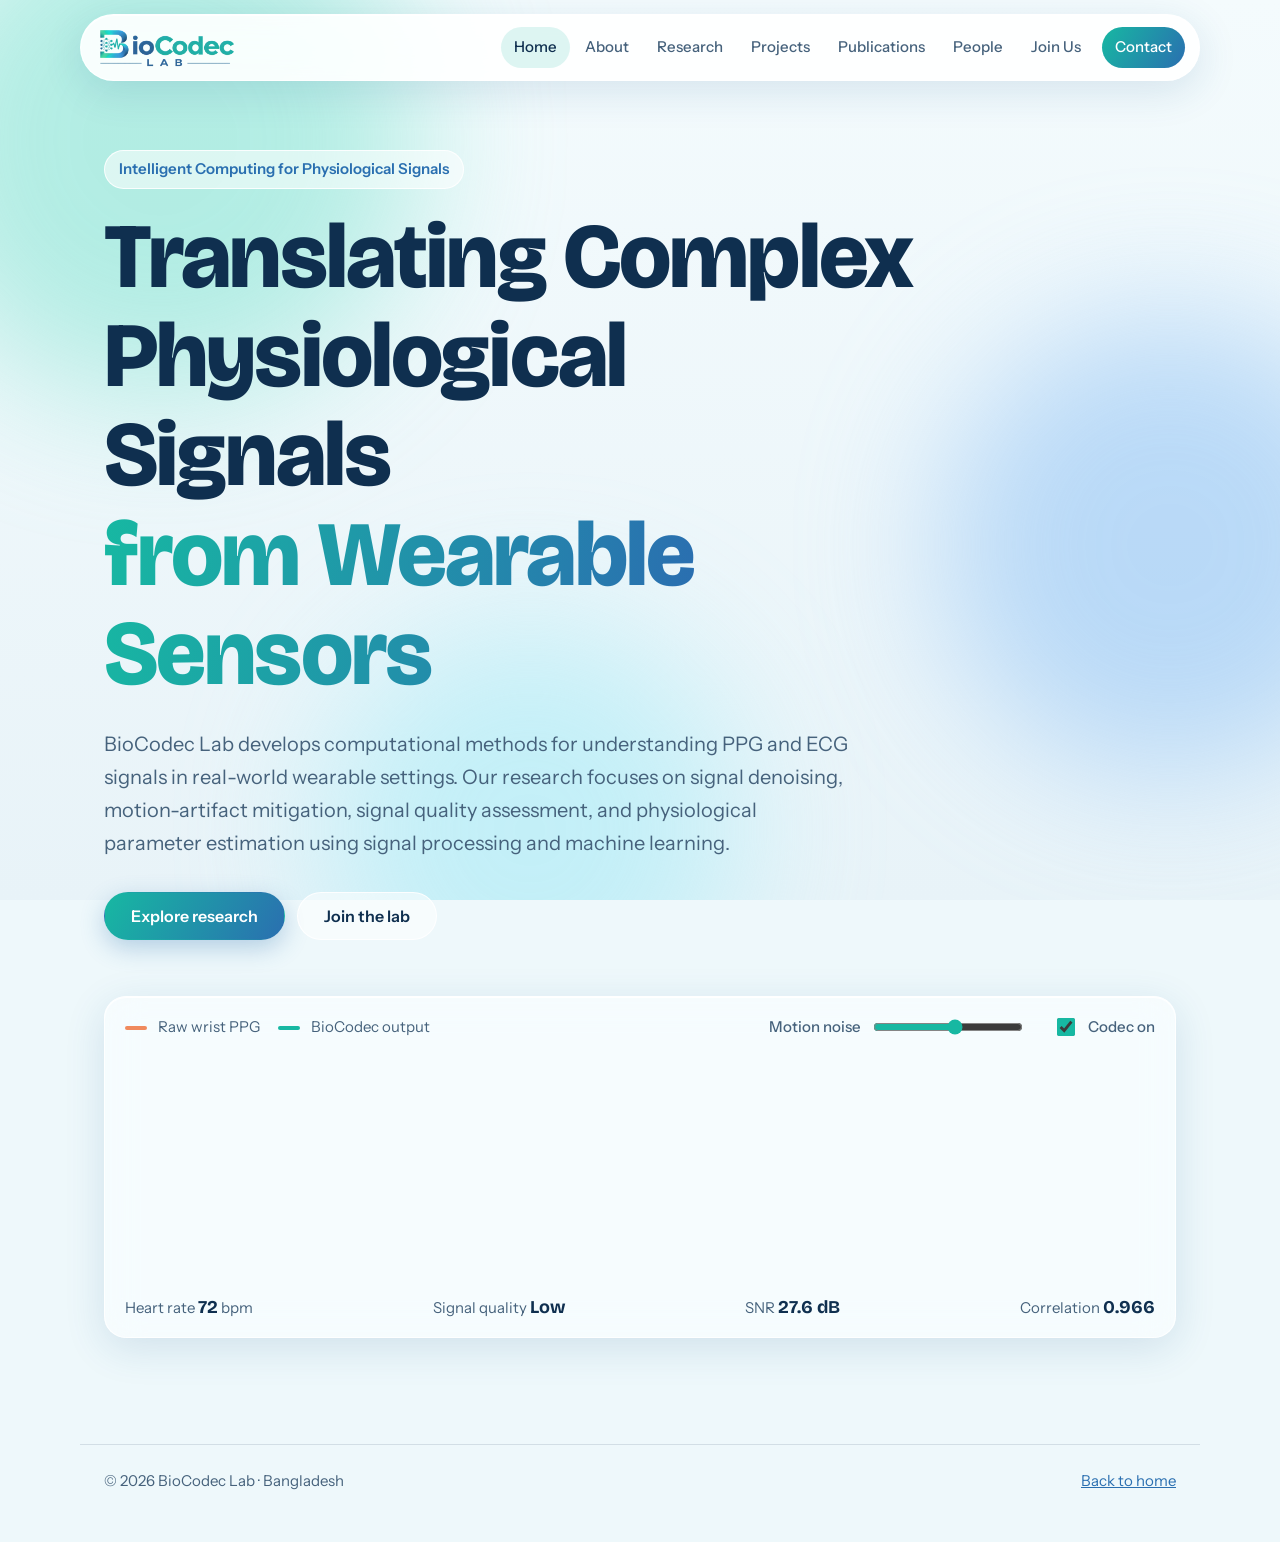
<file: index.html>
<!DOCTYPE html>
<html lang="en">
<head>
<meta charset="UTF-8">
<meta name="viewport" content="width=device-width, initial-scale=1">
<meta name="google-site-verification" content="WtY12BQqci8ESt2R1EqofaPSQT8Cx7wKDzNoM_QLXXg" />
<title>BioCodec Lab · Intelligent Computing for Physiological Signals</title>

<meta name="description" content="BioCodec Lab develops computational methods for understanding physiological signals from wearable sensors, with a focus on PPG, ECG, signal processing, and machine learning.">

<link rel="icon" type="image/png" href="assets/favicon.png">

<link rel="preconnect" href="https://fonts.googleapis.com">
<link rel="preconnect" href="https://fonts.gstatic.com" crossorigin>
<link href="https://fonts.googleapis.com/css2?family=Bricolage+Grotesque:opsz,wght@12..96,500;12..96,700;12..96,800&family=Instrument+Sans:wght@400;500;600&display=swap" rel="stylesheet">

<link rel="stylesheet" href="style.css">

<script type="application/ld+json">
{
  "@context": "https://schema.org",
  "@type": "Organization",
  "name": "BioCodec Lab",
  "url": "https://swandip7.github.io/BioCodec/",
  "logo": "https://swandip7.github.io/BioCodec/assets/favicon.png"
}
</script>

</head>

<body>

<div class="bg" aria-hidden="true">
  <i></i>
  <i></i>
  <i></i>
</div>

<header class="nav glass" id="nav">

  <a href="index.html" class="brand" aria-label="BioCodec Lab home">
    <img src="assets/logo.png" alt="BioCodec Lab logo">
  </a>

  <button
    class="burger"
    aria-label="Menu"
    aria-expanded="false"
    aria-controls="links">
    <span></span>
    <span></span>
  </button>

  <nav id="links" aria-label="Main navigation">
    <a href="index.html" class="active">Home</a>
    <a href="about.html">About</a>
    <a href="research.html">Research</a>
    <a href="projects.html">Projects</a>
    <a href="publications.html">Publications</a>
    <a href="people.html">People</a>
    <a href="join.html">Join Us</a>
    <a href="contact.html" class="cta">Contact</a>
  </nav>

</header>

<main>

<section class="hero" id="home">

  <div class="wrap">

    <p class="kicker">
      Intelligent Computing for Physiological Signals
    </p>

    <h1>
      <span>Translating Complex</span>
      <span>Physiological Signals</span>
      <span class="grad">from Wearable Sensors</span>
    </h1>

    <p class="lead">
      BioCodec Lab develops computational methods for understanding PPG and ECG signals in real-world wearable settings. Our research focuses on signal denoising, motion-artifact mitigation, signal quality assessment, and physiological parameter estimation using signal processing and machine learning.
    </p>

    <div class="actions">
      <a class="btn primary" href="research.html">
        Explore research
      </a>

      <a class="btn ghost" href="join.html">
        Join the lab
      </a>
    </div>

  </div>


  <div class="wrap">

    <div class="scope glass" id="scope">

      <div class="scope-top">

        <div class="legend">
          <span class="l noisy">
            Raw wrist PPG
          </span>

          <span class="l clean">
            BioCodec output
          </span>
        </div>


        <label class="ctl">
          Motion noise

          <input
            id="noise"
            type="range"
            min="0"
            max="100"
            value="55"
            aria-label="Motion noise level">
        </label>


        <label class="ctl sw">

          <input
            id="codec"
            type="checkbox"
            checked>

          Codec on

        </label>

      </div>


      <canvas
        id="wave"
        height="240"
        aria-label="Animated PPG waveform before and after denoising"
        role="img">
      </canvas>


      <div class="scope-foot">

        <span>
          Heart rate
          <b id="hr">72</b>
          bpm
        </span>

        <span>
          Signal quality
          <b id="sq">—</b>
        </span>

        <span>
          SNR
          <b id="snr">—</b>
        </span>

        <span>
          Correlation
          <b id="corr">—</b>
        </span>

      </div>

    </div>

  </div>

</section>

</main>


<footer>

  <div class="wrap">

    <span>
      © <span id="yr"></span> BioCodec Lab · Bangladesh
    </span>

    <a href="index.html">
      Back to home
    </a>

  </div>

</footer>


<script src="script.js"></script>

</body>
</html>
</file>
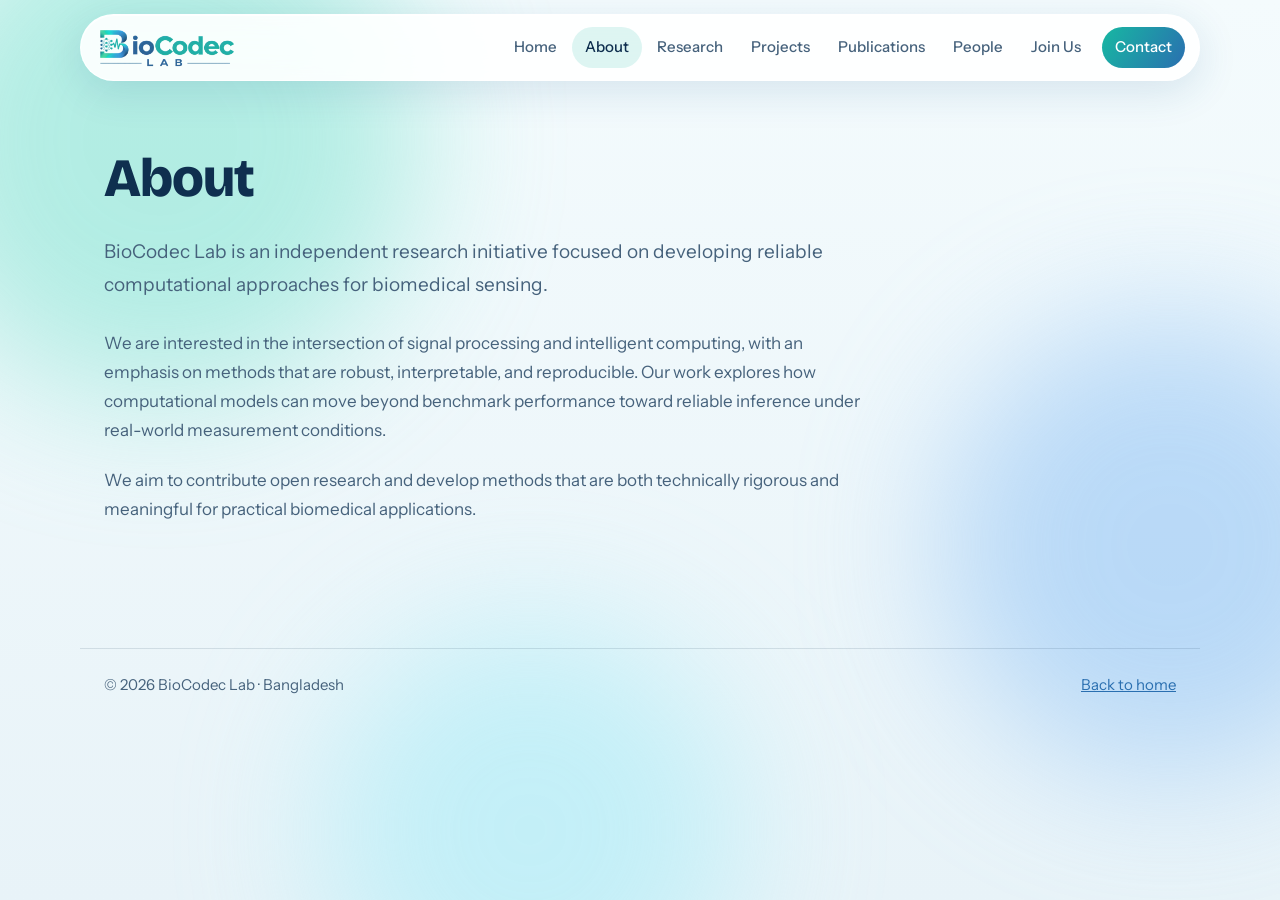
<file: about.html>
<!DOCTYPE html>
<html lang="en">
<head>
<meta charset="UTF-8">
<meta name="viewport" content="width=device-width, initial-scale=1">
<title>About · BioCodec Lab</title>
<meta name="description" content="BioCodec Lab is an independent research initiative focused on developing reliable computational approaches for biomedical sensing.">
<link rel="icon" type="image/png" href="assets/favicon.png">
<link rel="preconnect" href="https://fonts.googleapis.com">
<link rel="preconnect" href="https://fonts.gstatic.com" crossorigin>
<link href="https://fonts.googleapis.com/css2?family=Bricolage+Grotesque:opsz,wght@12..96,500;12..96,700;12..96,800&family=Instrument+Sans:wght@400;500;600&display=swap" rel="stylesheet">
<link rel="stylesheet" href="style.css">
<script type="application/ld+json">
{ "@context": "https://schema.org", "@type": "Organization", "name": "BioCodec Lab", "url": "https://swandip7.github.io/BioCodec/", "logo": "https://swandip7.github.io/BioCodec/assets/favicon.png" }
</script>
</head>
<body>
<div class="bg" aria-hidden="true"><i></i><i></i><i></i></div>

<header class="nav glass" id="nav">
  <a href="index.html" class="brand" aria-label="BioCodec Lab home">
    <img src="assets/logo.png" alt="BioCodec Lab logo">
  </a>
  <button class="burger" aria-label="Menu" aria-expanded="false"><span></span><span></span></button>
  <nav id="links">
    <a href="index.html">Home</a>
    <a href="about.html" class="active">About</a>
    <a href="research.html">Research</a>
    <a href="projects.html">Projects</a>
    <a href="publications.html">Publications</a>
    <a href="people.html">People</a>
    <a href="join.html">Join Us</a>
    <a href="contact.html" class="cta">Contact</a>
  </nav>
</header>

<main>
<section id="about" style="padding-top:150px">
  <div class="wrap">
    <h2>About</h2>
    <div class="about-text">
      <p class="sub">BioCodec Lab is an independent research initiative focused on developing reliable computational approaches for biomedical sensing.</p>
      <p>We are interested in the intersection of signal processing and intelligent computing, with an emphasis on methods that are robust, interpretable, and reproducible. Our work explores how computational models can move beyond benchmark performance toward reliable inference under real-world measurement conditions.</p>
      <p>We aim to contribute open research and develop methods that are both technically rigorous and meaningful for practical biomedical applications.</p>
    </div>
  </div>
</section>
</main>

<footer><div class="wrap"><span>© <span id="yr"></span> BioCodec Lab · Bangladesh</span><a href="index.html">Back to home</a></div></footer>
<script src="script.js"></script>
</body>
</html>
</file>
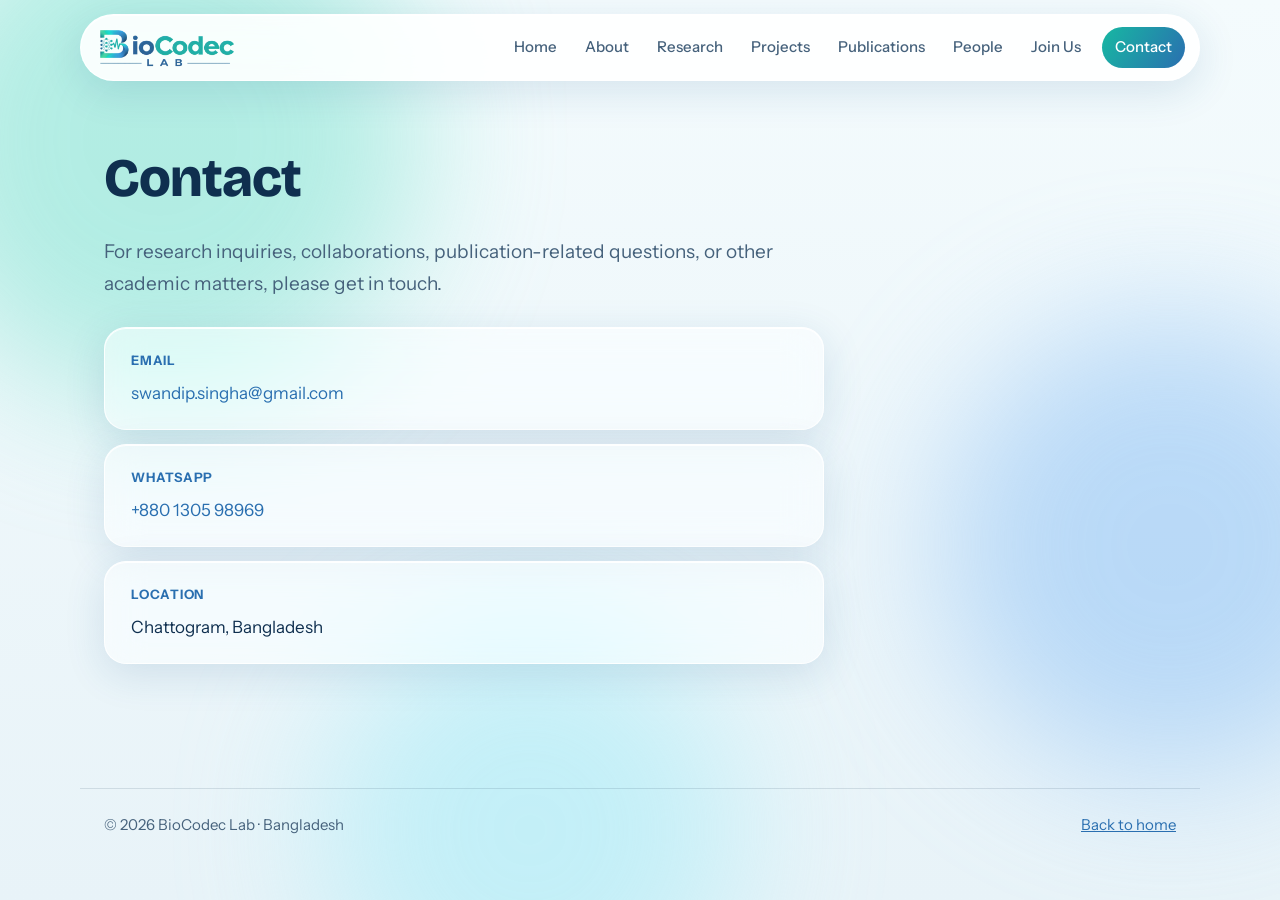
<file: contact.html>
<!DOCTYPE html>
<html lang="en">
<head>
<meta charset="UTF-8">
<meta name="viewport" content="width=device-width, initial-scale=1">
<title>Contact · BioCodec Lab</title>
<meta name="description" content="Contact BioCodec Lab for research inquiries, collaborations, and publication-related questions.">
<link rel="icon" type="image/png" href="assets/favicon.png">
<link rel="preconnect" href="https://fonts.googleapis.com">
<link rel="preconnect" href="https://fonts.gstatic.com" crossorigin>
<link href="https://fonts.googleapis.com/css2?family=Bricolage+Grotesque:opsz,wght@12..96,500;12..96,700;12..96,800&family=Instrument+Sans:wght@400;500;600&display=swap" rel="stylesheet">
<link rel="stylesheet" href="style.css?v=7">
<script type="application/ld+json">
{ "@context": "https://schema.org", "@type": "Organization", "name": "BioCodec Lab", "url": "https://swandip7.github.io/BioCodec/", "logo": "https://swandip7.github.io/BioCodec/assets/favicon.png" }
</script>
</head>
<body>
<div class="bg" aria-hidden="true"><i></i><i></i><i></i></div>

<header class="nav glass" id="nav">
  <a href="index.html" class="brand" aria-label="BioCodec Lab home">
    <img src="assets/logo.png" alt="BioCodec Lab logo">
  </a>
  <button class="burger" aria-label="Menu" aria-expanded="false"><span></span><span></span></button>
  <nav id="links">
    <a href="index.html">Home</a>
    <a href="about.html">About</a>
    <a href="research.html">Research</a>
    <a href="projects.html">Projects</a>
    <a href="publications.html">Publications</a>
    <a href="people.html">People</a>
    <a href="join.html">Join Us</a>
    <a href="contact.html" class="cta active">Contact</a>
  </nav>
</header>

<main>
<section id="contact" style="padding-top:150px">
  <div class="wrap">
    <div class="contact-wrap">
      <h2>Contact</h2>
      <p class="sub">For research inquiries, collaborations, publication-related questions, or other academic matters, please get in touch.</p>

      <ul class="contact-list">
        <li class="glass">
          <span class="contact-label">Email</span>
          <a href="mailto:swandip.singha@gmail.com" class="contact-value">swandip.singha@gmail.com</a>
        </li>
        <li class="glass">
          <span class="contact-label">WhatsApp</span>
          <a href="https://wa.me/880130598969" target="_blank" rel="noopener" class="contact-value">+880 1305 98969</a>
        </li>
        <li class="glass">
          <span class="contact-label">Location</span>
          <span class="contact-value">Chattogram, Bangladesh</span>
        </li>
      </ul>
    </div>
  </div>
</section>
</main>

<footer><div class="wrap"><span>© <span id="yr"></span> BioCodec Lab · Bangladesh</span><a href="index.html">Back to home</a></div></footer>
<script src="script.js?v=7"></script>
</body>
</html>
</file>
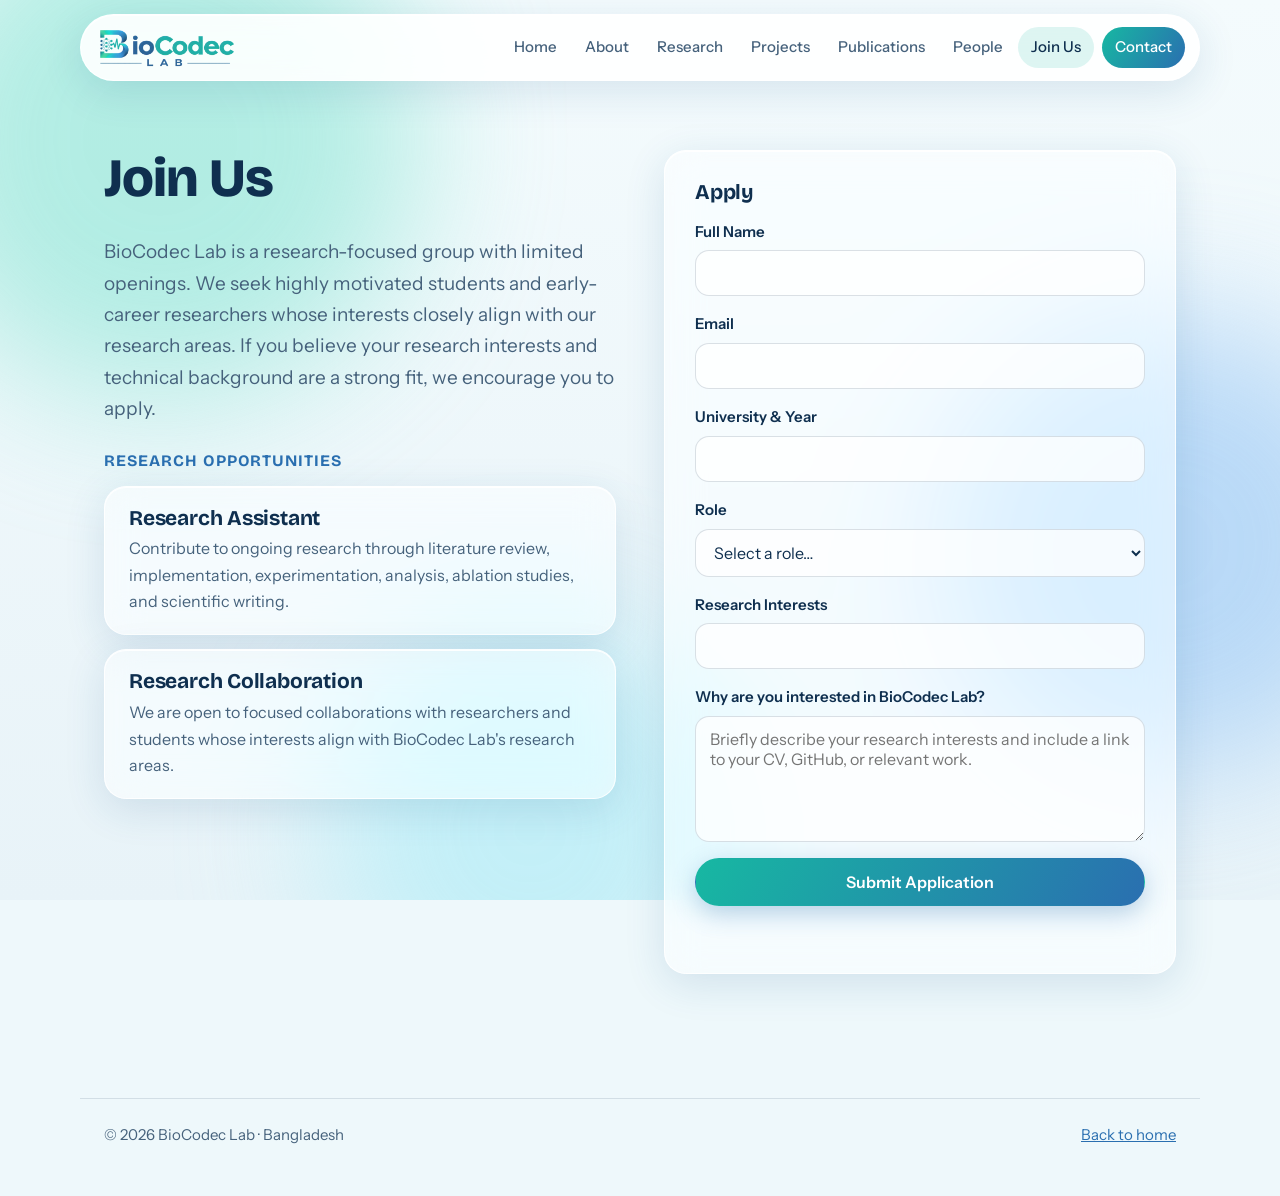
<file: join.html>
<!DOCTYPE html>
<html lang="en">
<head>
<meta charset="UTF-8">
<meta name="viewport" content="width=device-width, initial-scale=1">
<title>Join Us · BioCodec Lab</title>
<meta name="description" content="Join BioCodec Lab — research opportunities for students and early-career researchers in biomedical signal processing and machine learning.">
<link rel="icon" type="image/png" href="assets/favicon.png">
<link rel="preconnect" href="https://fonts.googleapis.com">
<link rel="preconnect" href="https://fonts.gstatic.com" crossorigin>
<link href="https://fonts.googleapis.com/css2?family=Bricolage+Grotesque:opsz,wght@12..96,500;12..96,700;12..96,800&family=Instrument+Sans:wght@400;500;600&display=swap" rel="stylesheet">
<link rel="stylesheet" href="style.css?v=6">
<script type="application/ld+json">
{ "@context": "https://schema.org", "@type": "Organization", "name": "BioCodec Lab", "url": "https://swandip7.github.io/BioCodec/", "logo": "https://swandip7.github.io/BioCodec/assets/favicon.png" }
</script>
</head>
<body>
<div class="bg" aria-hidden="true"><i></i><i></i><i></i></div>

<header class="nav glass" id="nav">
  <a href="index.html" class="brand" aria-label="BioCodec Lab home">
    <img src="assets/logo.png" alt="BioCodec Lab logo">
  </a>
  <button class="burger" aria-label="Menu" aria-expanded="false"><span></span><span></span></button>
  <nav id="links">
    <a href="index.html">Home</a>
    <a href="about.html">About</a>
    <a href="research.html">Research</a>
    <a href="projects.html">Projects</a>
    <a href="publications.html">Publications</a>
    <a href="people.html">People</a>
    <a href="join.html" class="active">Join Us</a>
    <a href="contact.html" class="cta">Contact</a>
  </nav>
</header>

<main>
<section id="join" style="padding-top:150px">
  <div class="wrap split">
    <div>
      <h2>Join Us</h2>
      <p class="sub">BioCodec Lab is a research-focused group with limited openings. We seek highly motivated students and early-career researchers whose interests closely align with our research areas. If you believe your research interests and technical background are a strong fit, we encourage you to apply.</p>

      <h3 class="roles-head">Research Opportunities</h3>
      <ul class="roles">
        <li class="glass">
          <h3>Research Assistant</h3>
          <p>Contribute to ongoing research through literature review, implementation, experimentation, analysis, ablation studies, and scientific writing.</p>
        </li>
        <li class="glass">
          <h3>Research Collaboration</h3>
          <p>We are open to focused collaborations with researchers and students whose interests align with BioCodec Lab's research areas.</p>
        </li>
      </ul>
    </div>

    <form class="glass form" id="join-form" data-kind="join" novalidate>
      <h3>Apply</h3>
      <label>Full Name<input name="name" required autocomplete="name"></label>
      <label>Email<input name="email" type="email" required autocomplete="email"></label>
      <label>University &amp; Year<input name="affiliation" required></label>
      <label>Role
        <select name="role" required>
          <option value="">Select a role…</option>
          <option>Research Assistant</option>
          <option>Research Collaboration</option>
        </select>
      </label>
      <label>Research Interests<input name="interests" required></label>
      <label>Why are you interested in BioCodec Lab?<textarea name="message" rows="5" required placeholder="Briefly describe your research interests and include a link to your CV, GitHub, or relevant work."></textarea></label>
      <button class="btn primary" type="submit">Submit Application</button>
      <p class="status" role="status"></p>
    </form>
  </div>
</section>
</main>

<footer><div class="wrap"><span>© <span id="yr"></span> BioCodec Lab · Bangladesh</span><a href="index.html">Back to home</a></div></footer>
<script src="script.js?v=8"></script>
</body>
</html>
</file>
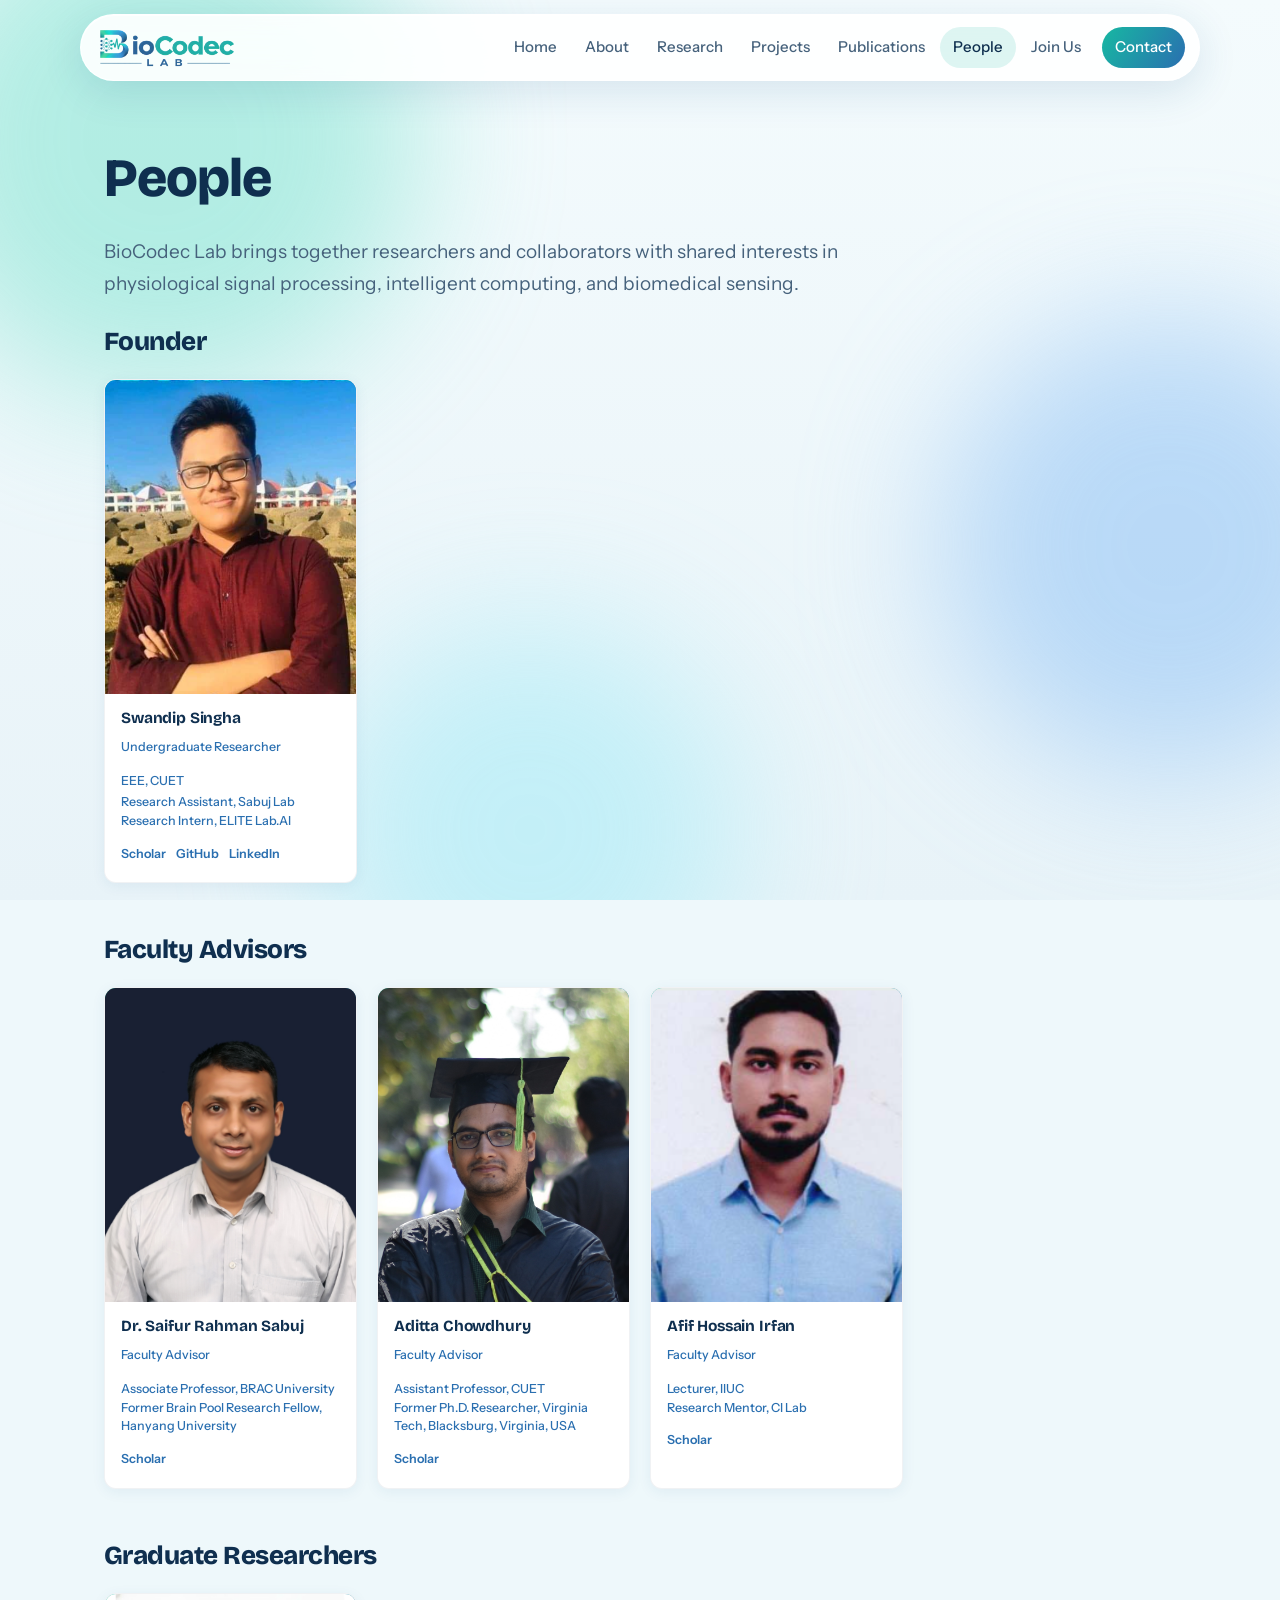
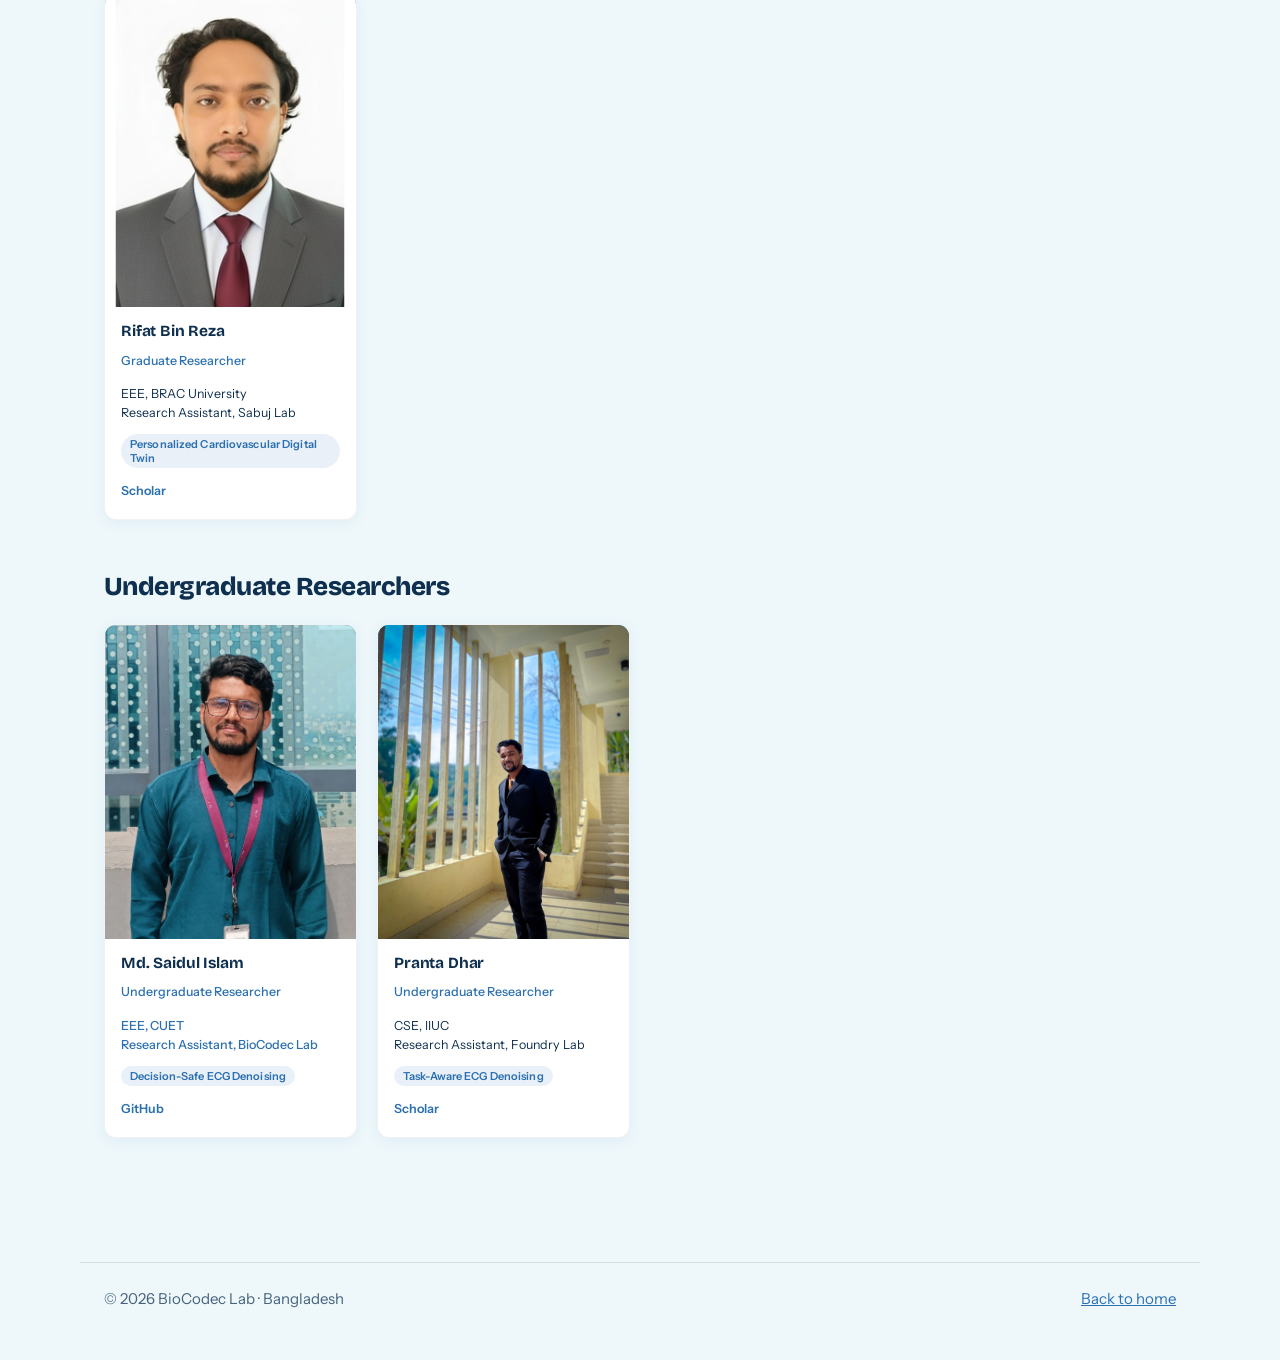
<file: people.html>
<!DOCTYPE html>
<html lang="en">
<head>
<meta charset="UTF-8">
<meta name="viewport" content="width=device-width, initial-scale=1">
<title>People · BioCodec Lab</title>
<meta name="description" content="The people behind BioCodec Lab — researchers, collaborators, and advisors.">
<link rel="icon" type="image/png" href="assets/favicon.png">
<link rel="preconnect" href="https://fonts.googleapis.com">
<link rel="preconnect" href="https://fonts.gstatic.com" crossorigin>
<link href="https://fonts.googleapis.com/css2?family=Bricolage+Grotesque:opsz,wght@12..96,500;12..96,700;12..96,800&family=Instrument+Sans:wght@400;500;600&display=swap" rel="stylesheet">
<link rel="stylesheet" href="style.css?v=12">
<script type="application/ld+json">
{ "@context": "https://schema.org", "@type": "Organization", "name": "BioCodec Lab", "url": "https://swandip7.github.io/BioCodec/", "logo": "https://swandip7.github.io/BioCodec/assets/favicon.png" }
</script>
</head>
<body>
<div class="bg" aria-hidden="true"><i></i><i></i><i></i></div>

<header class="nav glass" id="nav">
  <a href="index.html" class="brand" aria-label="BioCodec Lab home">
    <img src="assets/logo.png" alt="BioCodec Lab logo">
  </a>
  <button class="burger" aria-label="Menu" aria-expanded="false"><span></span><span></span></button>
  <nav id="links">
    <a href="index.html">Home</a>
    <a href="about.html">About</a>
    <a href="research.html">Research</a>
    <a href="projects.html">Projects</a>
    <a href="publications.html">Publications</a>
    <a href="people.html" class="active">People</a>
    <a href="join.html">Join Us</a>
    <a href="contact.html" class="cta">Contact</a>
  </nav>
</header>

<main>
<section id="people" style="padding-top:150px">
  <div class="wrap">
    <h2>People</h2>
    <p class="sub">BioCodec Lab brings together researchers and collaborators with shared interests in physiological signal processing, intelligent computing, and biomedical sensing.</p>

    <!-- ========== FOUNDER ========== -->
    <div class="people-group">
      <h3 class="people-heading">Founder</h3>
      <div class="people-row">
        <article class="person-card">
          <img class="person-photo" src="assets/swandip.png" alt="Swandip Singha">
          <div class="person-info">
            <h3>Swandip Singha</h3>
            <p class="person-meta role">Undergraduate Researcher</p>
            <p class="person-meta affiliation">EEE, CUET</p>
            <p class="person-meta affiliation">Research Assistant, Sabuj Lab <br> Research Intern, ELITE Lab.AI</p>
            <p class="person-links">
              <a href="https://scholar.google.com/citations?user=nzGT804AAAAJ&hl=en" target="_blank" rel="noopener">Scholar</a>
              <a href="https://github.com/Swandip7" target="_blank" rel="noopener">GitHub</a>
              <a href="https://www.linkedin.com/in/swandip-singha-555528326/" target="_blank" rel="noopener">LinkedIn</a>
            </p>
          </div>
        </article>
      </div>
    </div>

    <!-- ========== FACULTY ADVISORS ========== -->
    <div class="people-group">
      <h3 class="people-heading">Faculty Advisors</h3>
      <div class="people-row">
        <article class="person-card">
          <img class="person-photo" src="assets/sabuj.png" alt="Saifur Rahman Sabuj">
          <div class="person-info">
            <h3>Dr. Saifur Rahman Sabuj</h3>
            <p class="person-meta role">Faculty Advisor</p>
            <p class="person-meta affiliation"> Associate Professor, BRAC University<br> Former Brain Pool Research Fellow, Hanyang University </p>
            <p class="person-links">
              <a href="https://scholar.google.com/citations?user=hSocsGoAAAAJ&hl=en" target="_blank" rel="noopener">Scholar</a>
            </p>
          </div>
        </article>
        <article class="person-card">
          <img class="person-photo" src="assets/aditta.jpg" alt="Aditta Chowdhury">
          <div class="person-info">
            <h3>Aditta Chowdhury</h3>
            <p class="person-meta role">Faculty Advisor</p>
            <p class="person-meta affiliation"> Assistant Professor, CUET<br> Former Ph.D. Researcher, Virginia Tech, Blacksburg, Virginia, USA </p>
            <p class="person-links">
              <a href="https://scholar.google.com/citations?user=ZUOjH-MAAAAJ&hl=en" target="_blank" rel="noopener">Scholar</a>
            </p>
          </div>
        </article>
    
        <article class="person-card">
          <img class="person-photo" src="assets/afif.png" alt="Afif Hossain Irfan">
          <div class="person-info">
            <h3>Afif Hossain Irfan</h3>
            <p class="person-meta role">Faculty Advisor</p>
            <p class="person-meta affiliation">Lecturer, IIUC<br> Research Mentor, CI Lab</p>
            <p class="person-links">
              <a href="https://scholar.google.com/citations?hl=en&user=FvksBSwAAAAJ&view_op=list_works"
                 target="_blank" rel="noopener">Scholar</a>
            </p>
          </div>
        </article>
      </div>
    </div>

    <!-- ========== GRADUATE RESEARCHERS ========== -->
    <div class="people-group">
      <h3 class="people-heading">Graduate Researchers</h3>
      <div class="people-row">
        <article class="person-card">
          <img class="person-photo" src="assets/rifat.jpeg" alt="Rifat Bin Reza">
          <div class="person-info">
            <h3>Rifat Bin Reza</h3>
            <p class="person-meta role">Graduate Researcher</p>
            <p class="person-meta">EEE, BRAC University<br>Research Assistant, Sabuj Lab</p>
            <span class="person-project">Personalized Cardiovascular Digital Twin</span>
            <p class="person-links">
              <a href="https://scholar.google.com/citations?user=U7HsBd4AAAAJ&hl=en&oi=ao" target="_blank" rel="noopener">Scholar</a>
            </p>
          </div>
        </article>
      </div>
    </div>

    <!-- ========== UNDERGRADUATE RESEARCHERS ========== -->
    <div class="people-group">
      <h3 class="people-heading">Undergraduate Researchers</h3>
      <div class="people-row">
        <article class="person-card">
          <img class="person-photo" src="assets/saidul.jpeg" alt="Md. Saidul Islam">
          <div class="person-info">
            <h3>Md. Saidul Islam</h3>
            <p class="person-meta role">Undergraduate Researcher</p>
            <p class="person-meta affiliation">EEE, CUET<br>Research Assistant, BioCodec Lab</p>
            <span class="person-project">Decision-Safe ECG Denoising</span>
            <p class="person-links">
              <a href="https://github.com/saidulislam00" target="_blank" rel="noopener">GitHub</a>
            </p>
          </div>
        </article>
        <article class="person-card">
          <img class="person-photo" src="assets/pranta.jpeg" alt="Pranta Dhar">
          <div class="person-info">
            <h3>Pranta Dhar</h3>
            <p class="person-meta role">Undergraduate Researcher</p>
            <p class="person-meta">CSE, IIUC<br>Research Assistant, Foundry Lab</p>
            <span class="person-project">Task-Aware ECG Denoising</span>
            <p class="person-links">
              <a href="https://scholar.google.com/citations?user=ONsqg64AAAAJ&hl=en&oi=ao" target="_blank" rel="noopener">Scholar</a>
            </p>
          </div>
        </article>
      </div>
    </div>

  </div>
</section>
</main>

<footer><div class="wrap"><span>© <span id="yr"></span> BioCodec Lab · Bangladesh</span><a href="index.html">Back to home</a></div></footer>
<script src="script.js?v=8"></script>
</body>
</html>
</file>
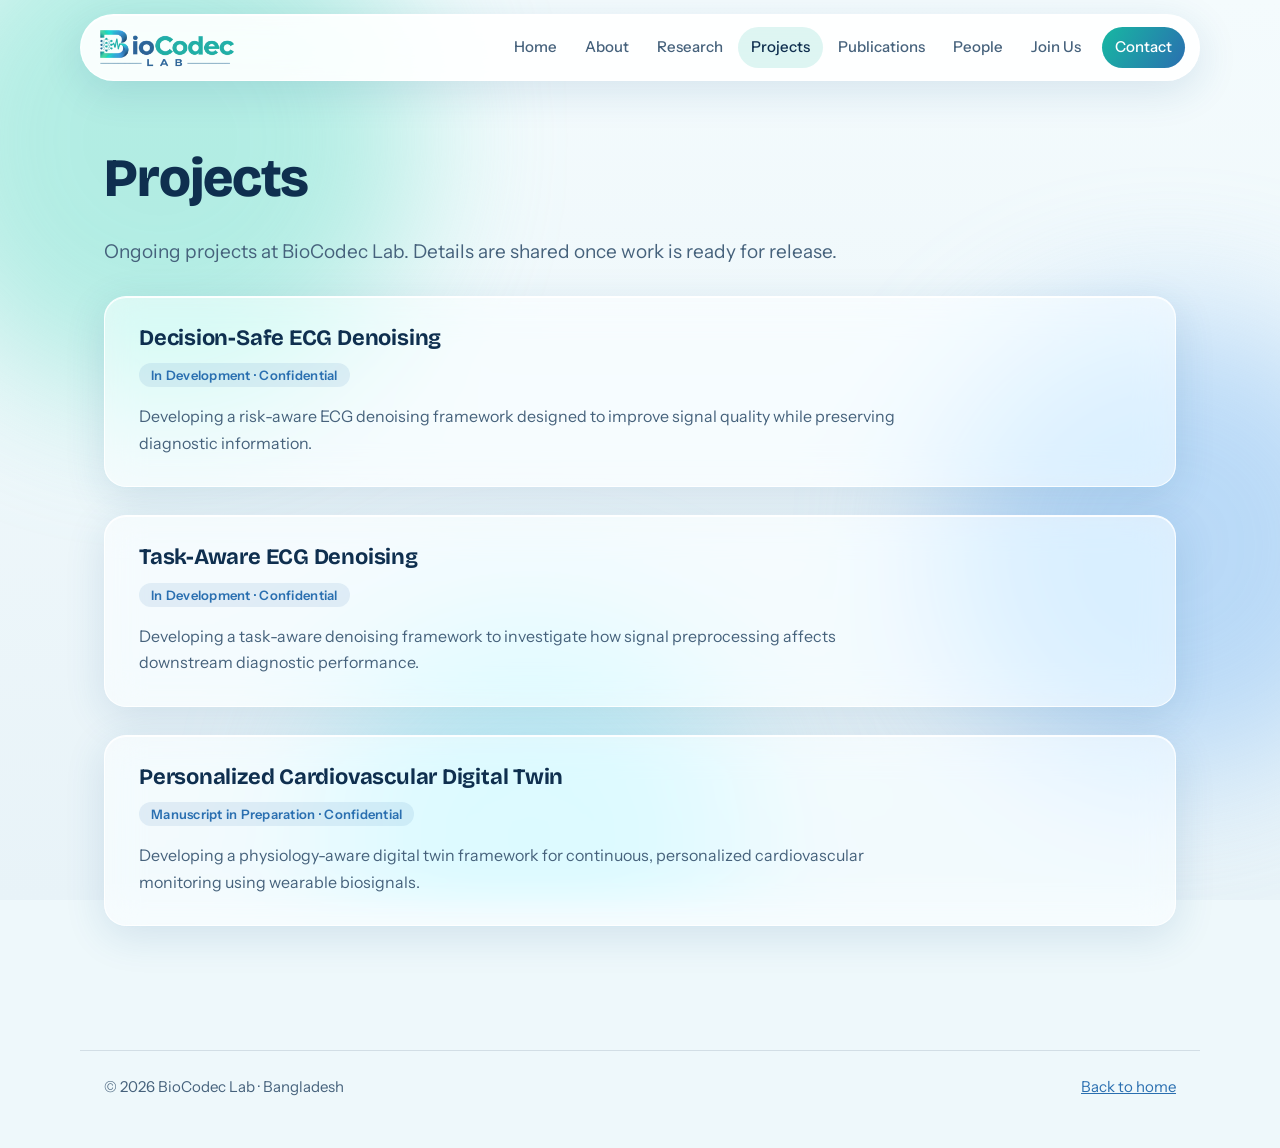
<file: projects.html>
<!DOCTYPE html>
<html lang="en">
<head>
<meta charset="UTF-8">
<meta name="viewport" content="width=device-width, initial-scale=1">
<title>Projects · BioCodec Lab</title>
<meta name="description" content="Ongoing research projects at BioCodec Lab on ECG denoising and personalized cardiovascular monitoring.">
<link rel="icon" type="image/png" href="assets/favicon.png">
<link rel="preconnect" href="https://fonts.googleapis.com">
<link rel="preconnect" href="https://fonts.gstatic.com" crossorigin>
<link href="https://fonts.googleapis.com/css2?family=Bricolage+Grotesque:opsz,wght@12..96,500;12..96,700;12..96,800&family=Instrument+Sans:wght@400;500;600&display=swap" rel="stylesheet">
<link rel="stylesheet" href="style.css?v=3">
<script type="application/ld+json">
{ "@context": "https://schema.org", "@type": "Organization", "name": "BioCodec Lab", "url": "https://swandip7.github.io/BioCodec/", "logo": "https://swandip7.github.io/BioCodec/assets/favicon.png" }
</script>
</head>
<body>
<div class="bg" aria-hidden="true"><i></i><i></i><i></i></div>

<header class="nav glass" id="nav">
  <a href="index.html" class="brand" aria-label="BioCodec Lab home">
    <img src="assets/logo.png" alt="BioCodec Lab logo">
  </a>
  <button class="burger" aria-label="Menu" aria-expanded="false"><span></span><span></span></button>
  <nav id="links">
    <a href="index.html">Home</a>
    <a href="about.html">About</a>
    <a href="research.html">Research</a>
    <a href="projects.html" class="active">Projects</a>
    <a href="publications.html">Publications</a>
    <a href="people.html">People</a>
    <a href="join.html">Join Us</a>
    <a href="contact.html" class="cta">Contact</a>
  </nav>
</header>

<main>
<section id="projects" style="padding-top:150px">
  <div class="wrap">
    <h2>Projects</h2>
    <p class="sub">Ongoing projects at BioCodec Lab. Details are shared once work is ready for release.</p>

    <div class="proj-list">

      <article class="card glass proj-card">
        <h3>Decision-Safe ECG Denoising</h3>
        <p class="proj-status">In Development · Confidential</p>
        <p>Developing a risk-aware ECG denoising framework designed to improve signal quality while preserving diagnostic information.</p>
      </article>

      <article class="card glass proj-card">
        <h3>Task-Aware ECG Denoising</h3>
        <p class="proj-status">In Development · Confidential</p>
        <p>Developing a task-aware denoising framework to investigate how signal preprocessing affects downstream diagnostic performance.</p>
      </article>

      <article class="card glass proj-card">
        <h3>Personalized Cardiovascular Digital Twin</h3>
        <p class="proj-status">Manuscript in Preparation · Confidential</p>
        <p>Developing a physiology-aware digital twin framework for continuous, personalized cardiovascular monitoring using wearable biosignals.</p>
      </article>

    </div>
  </div>
</section>
</main>

<footer><div class="wrap"><span>© <span id="yr"></span> BioCodec Lab · Bangladesh</span><a href="index.html">Back to home</a></div></footer>
<script src="script.js"></script>
</body>
</html>
</file>
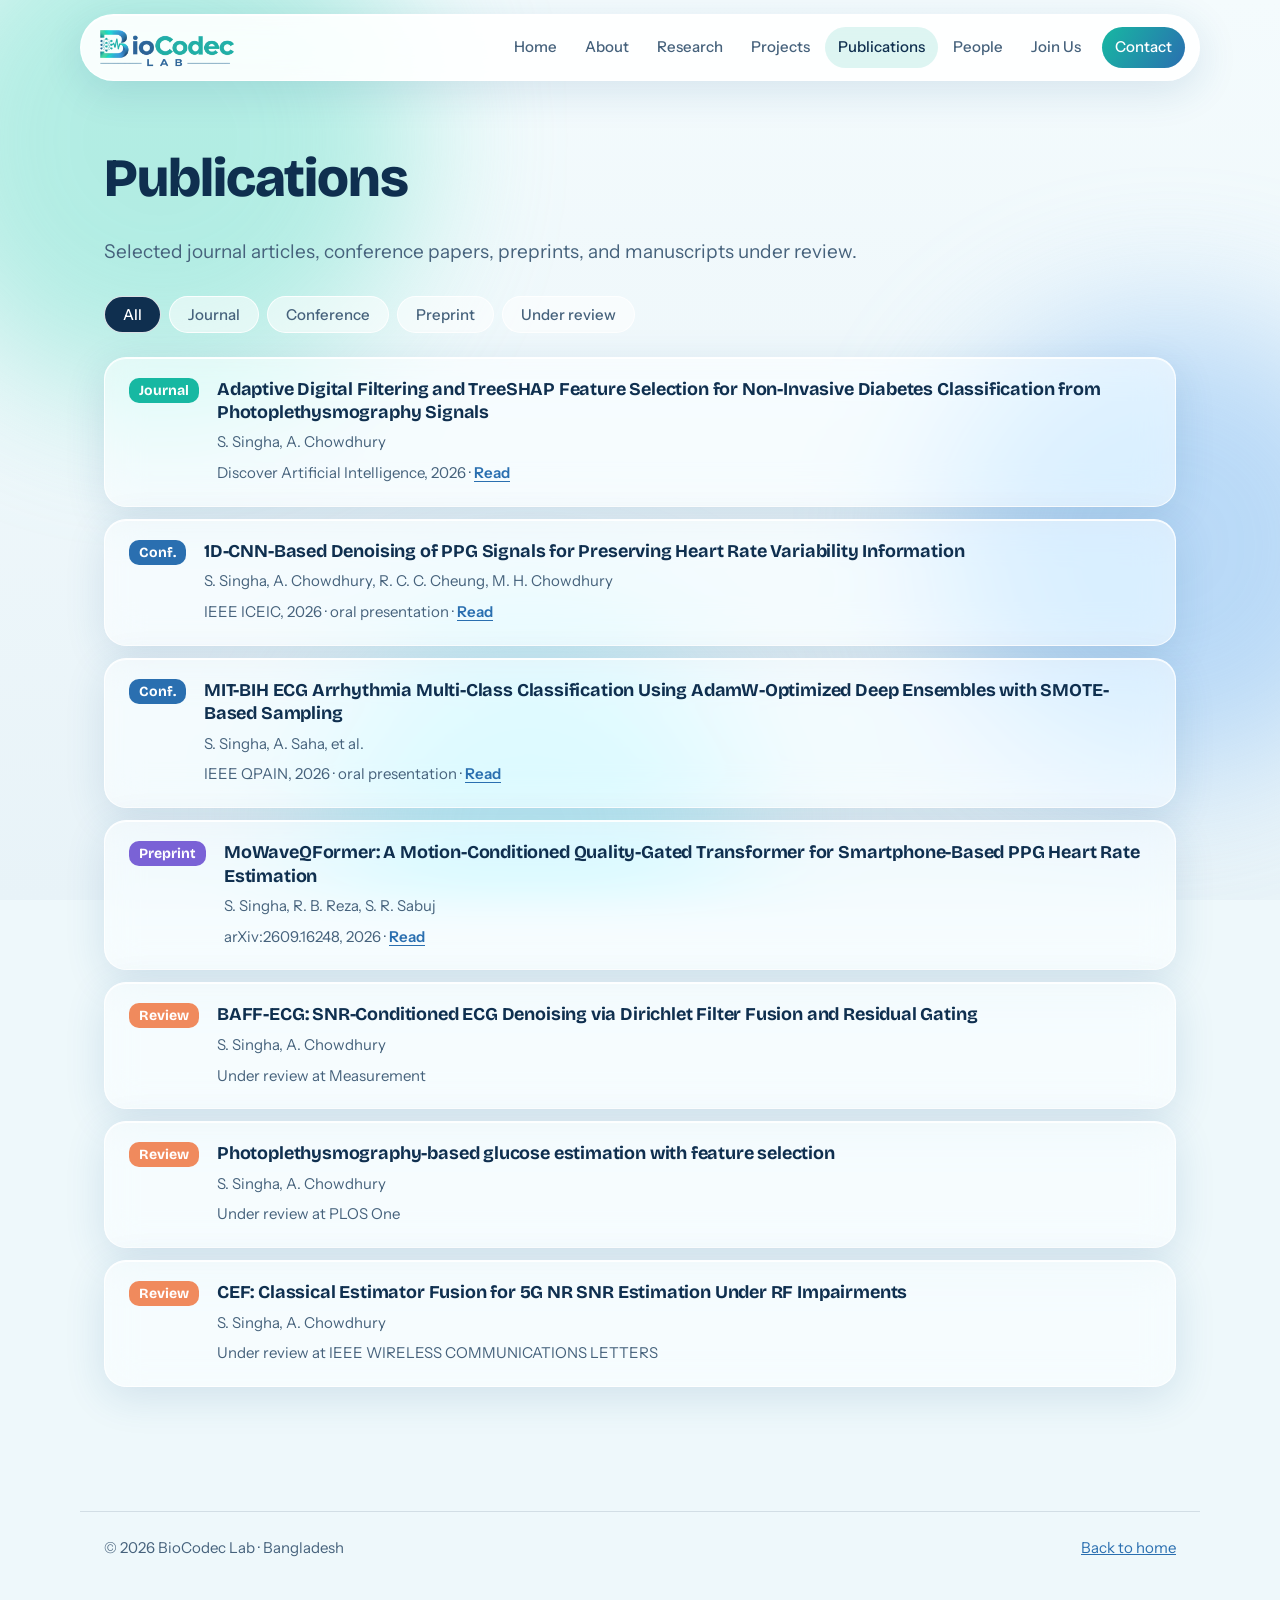
<file: publications.html>
<!DOCTYPE html>
<html lang="en">
<head>
<meta charset="UTF-8">
<meta name="viewport" content="width=device-width, initial-scale=1">
<title>Publications · BioCodec Lab</title>
<meta name="description" content="Journal articles, conference papers, preprints and work under review from BioCodec Lab.">
<link rel="icon" type="image/png" href="assets/favicon.png">
<link rel="preconnect" href="https://fonts.googleapis.com">
<link rel="preconnect" href="https://fonts.gstatic.com" crossorigin>
<link href="https://fonts.googleapis.com/css2?family=Bricolage+Grotesque:opsz,wght@12..96,500;12..96,700;12..96,800&family=Instrument+Sans:wght@400;500;600&display=swap" rel="stylesheet">
<link rel="stylesheet" href="style.css">
<script type="application/ld+json">
{ "@context": "https://schema.org", "@type": "Organization", "name": "BioCodec Lab", "url": "https://swandip7.github.io/BioCodec/", "logo": "https://swandip7.github.io/BioCodec/assets/favicon.png" }
</script>
</head>
<body>
<div class="bg" aria-hidden="true"><i></i><i></i><i></i></div>

<header class="nav glass" id="nav">
  <a href="index.html" class="brand" aria-label="BioCodec Lab home">
    <img src="assets/logo.png" alt="BioCodec Lab logo">
  </a>
  <button class="burger" aria-label="Menu" aria-expanded="false"><span></span><span></span></button>
  <nav id="links">
    <a href="index.html">Home</a>
    <a href="about.html">About</a>
    <a href="research.html">Research</a>
    <a href="projects.html">Projects</a>
    <a href="publications.html" class="active">Publications</a>
    <a href="people.html">People</a>
    <a href="join.html">Join Us</a>
    <a href="contact.html" class="cta">Contact</a>
  </nav>
</header>

<main>
<section id="publications" style="padding-top:150px">
  <div class="wrap">
    <h2>Publications</h2>
    <p class="sub">Selected journal articles, conference papers, preprints, and manuscripts under review.</p>
    <div class="chips" role="tablist" aria-label="Filter publications">
      <button class="chip on" data-f="all">All</button><button class="chip" data-f="J">Journal</button><button class="chip" data-f="C">Conference</button><button class="chip" data-f="P">Preprint</button><button class="chip" data-f="U">Under review</button>
    </div>
    <ol class="pubs" id="pubs"></ol>
  </div>
</section>
</main>

<footer><div class="wrap"><span>© <span id="yr"></span> BioCodec Lab · Bangladesh</span><a href="index.html">Back to home</a></div></footer>
<script src="script.js"></script>
</body>
</html>
</file>
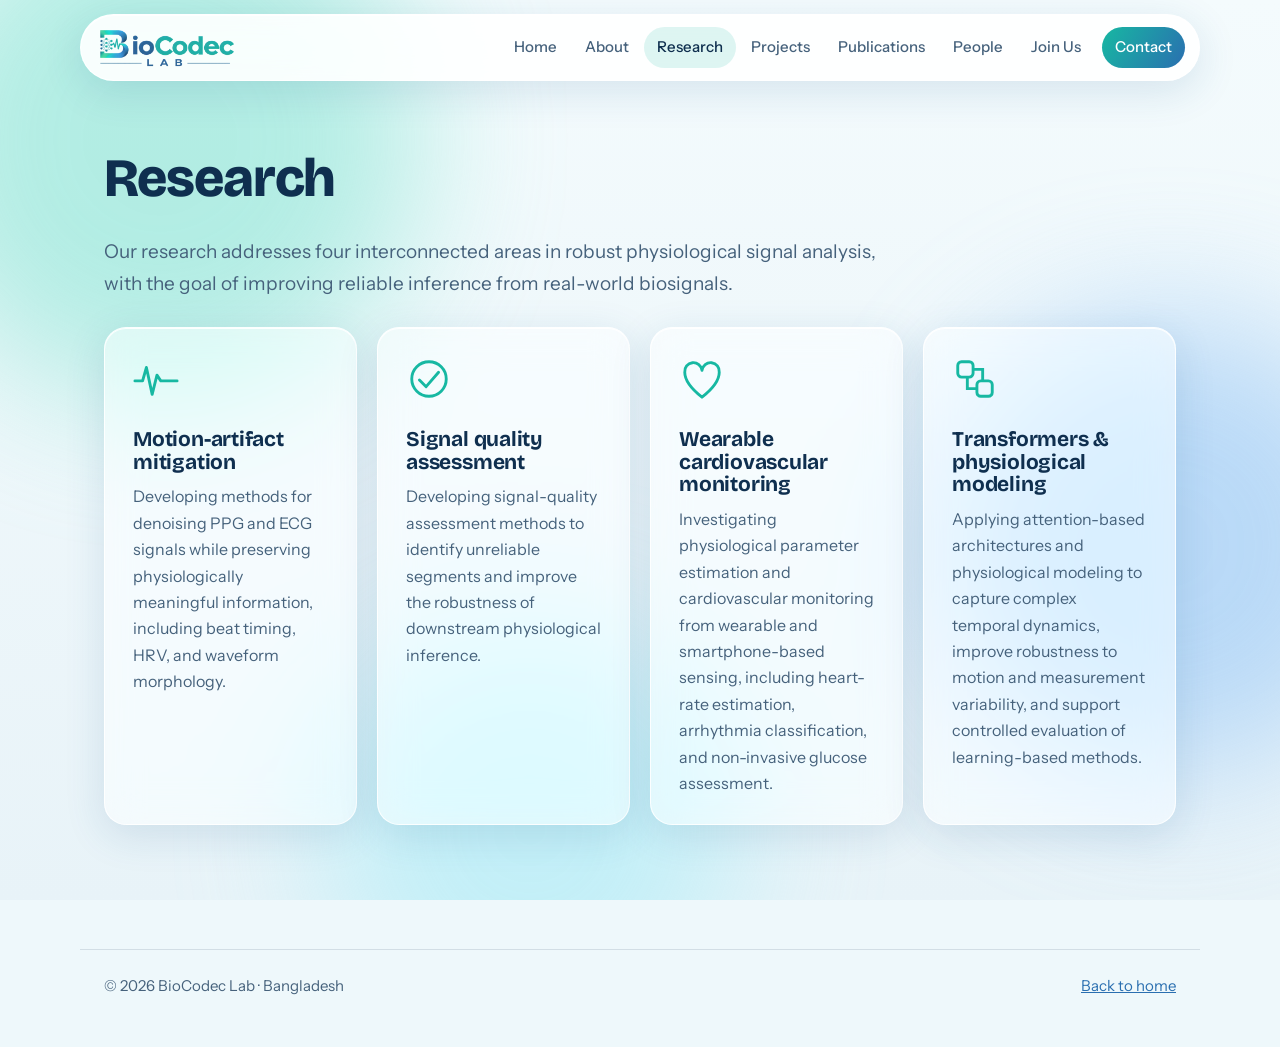
<file: research.html>
<!DOCTYPE html>
<html lang="en">
<head>
<meta charset="UTF-8">
<meta name="viewport" content="width=device-width, initial-scale=1">
<title>Research · BioCodec Lab</title>
<meta name="description" content="Research directions at BioCodec Lab: motion-artifact mitigation, signal quality assessment, wearable cardiovascular monitoring, and transformers for physiological modeling.">
<link rel="icon" type="image/png" href="assets/favicon.png">
<link rel="preconnect" href="https://fonts.googleapis.com">
<link rel="preconnect" href="https://fonts.gstatic.com" crossorigin>
<link href="https://fonts.googleapis.com/css2?family=Bricolage+Grotesque:opsz,wght@12..96,500;12..96,700;12..96,800&family=Instrument+Sans:wght@400;500;600&display=swap" rel="stylesheet">
<link rel="stylesheet" href="style.css">
<script type="application/ld+json">
{ "@context": "https://schema.org", "@type": "Organization", "name": "BioCodec Lab", "url": "https://swandip7.github.io/BioCodec/", "logo": "https://swandip7.github.io/BioCodec/assets/favicon.png" }
</script>
</head>
<body>
<div class="bg" aria-hidden="true"><i></i><i></i><i></i></div>

<header class="nav glass" id="nav">
  <a href="index.html" class="brand" aria-label="BioCodec Lab home">
    <img src="assets/logo.png" alt="BioCodec Lab logo">
  </a>
  <button class="burger" aria-label="Menu" aria-expanded="false"><span></span><span></span></button>
  <nav id="links">
    <a href="index.html">Home</a>
    <a href="about.html">About</a>
    <a href="research.html" class="active">Research</a>
    <a href="projects.html">Projects</a>
    <a href="publications.html">Publications</a>
    <a href="people.html">People</a>
    <a href="join.html">Join Us</a>
    <a href="contact.html" class="cta">Contact</a>
  </nav>
</header>

<main>
<section id="research" style="padding-top:150px">
  <div class="wrap">
    <h2>Research</h2>
    <p class="sub">Our research addresses four interconnected areas in robust physiological signal analysis, with the goal of improving reliable inference from real-world biosignals.</p>
    <div class="grid four">
      <article class="card glass">
        <svg viewBox="0 0 48 48"><path d="M2 26h8l4-14 6 28 5-20 4 6h17" fill="none" stroke="currentColor" stroke-width="3" stroke-linecap="round" stroke-linejoin="round"/></svg>
        <h3>Motion-artifact mitigation</h3>
        <p>Developing methods for denoising PPG and ECG signals while preserving physiologically meaningful information, including beat timing, HRV, and waveform morphology.</p>
      </article>
      <article class="card glass">
        <svg viewBox="0 0 48 48"><circle cx="24" cy="24" r="18" fill="none" stroke="currentColor" stroke-width="3"/><path d="M14 25l7 7 13-15" fill="none" stroke="currentColor" stroke-width="3" stroke-linecap="round" stroke-linejoin="round"/></svg>
        <h3>Signal quality assessment</h3>
        <p>Developing signal-quality assessment methods to identify unreliable segments and improve the robustness of downstream physiological inference.</p>
      </article>
      <article class="card glass">
        <svg viewBox="0 0 48 48"><path d="M24 43C10 32 6 24 6 17a9 9 0 0 1 18-2 9 9 0 0 1 18 2c0 7-4 15-18 26z" fill="none" stroke="currentColor" stroke-width="3" stroke-linejoin="round"/></svg>
        <h3>Wearable cardiovascular monitoring</h3>
        <p>Investigating physiological parameter estimation and cardiovascular monitoring from wearable and smartphone-based sensing, including heart-rate estimation, arrhythmia classification, and non-invasive glucose assessment.</p>
      </article>
      <article class="card glass">
        <svg viewBox="0 0 48 48"><rect x="6" y="6" width="16" height="16" rx="4" fill="none" stroke="currentColor" stroke-width="3"/><rect x="26" y="26" width="16" height="16" rx="4" fill="none" stroke="currentColor" stroke-width="3"/><path d="M22 14h10v12M26 34H16V22" fill="none" stroke="currentColor" stroke-width="3"/></svg>
        <h3>Transformers &amp; physiological modeling</h3>
        <p>Applying attention-based architectures and physiological modeling to capture complex temporal dynamics, improve robustness to motion and measurement variability, and support controlled evaluation of learning-based methods.</p>
      </article>
    </div>
  </div>
</section>
</main>

<footer><div class="wrap"><span>© <span id="yr"></span> BioCodec Lab · Bangladesh</span><a href="index.html">Back to home</a></div></footer>
<script src="script.js"></script>
</body>
</html>
</file>
<file: style.css>
:root{
  --mist:#eef8fb;--ink:#0f2f4f;--ink2:#46627c;--blue:#2a6fb0;--teal:#17b8a2;--cyan:#5ad1ee;--warn:#f08a5d;
  --glass:rgba(255,255,255,.55);--edge:rgba(255,255,255,.85);--shadow:0 10px 40px rgba(31,90,140,.14);
  --r:22px;--head:"Bricolage Grotesque",system-ui,sans-serif;--body:"Instrument Sans",system-ui,sans-serif;
}
*{box-sizing:border-box}
html{scroll-behavior:smooth;scroll-padding-top:90px}
body{margin:0;font:400 17px/1.65 var(--body);color:var(--ink);background:var(--mist);overflow-x:hidden}
a{color:var(--blue)}
:focus-visible{outline:3px solid var(--teal);outline-offset:3px;border-radius:6px}
.wrap{max-width:1120px;margin:0 auto;padding:0 24px}
section{padding:88px 0}

/* ambient background */
.bg{position:fixed;inset:0;z-index:-1;overflow:hidden;background:linear-gradient(180deg,#f4fbfd,#e8f3f8)}
.bg i{position:absolute;border-radius:50%;filter:blur(70px);opacity:.55;animation:drift 22s ease-in-out infinite alternate}
.bg i:nth-child(1){width:520px;height:520px;background:#7fe3d0;top:-120px;left:-100px}
.bg i:nth-child(2){width:460px;height:460px;background:#8fc2f5;top:35%;right:-120px;animation-delay:-8s}
.bg i:nth-child(3){width:420px;height:420px;background:#a5ecf7;bottom:-140px;left:25%;animation-delay:-14s}
@keyframes drift{to{transform:translate(70px,50px) scale(1.15)}}

/* glass */
.glass{background:var(--glass);border:1px solid var(--edge);box-shadow:var(--shadow),inset 0 1px 0 rgba(255,255,255,.9);backdrop-filter:blur(18px) saturate(1.5);-webkit-backdrop-filter:blur(18px) saturate(1.5);border-radius:var(--r)}

/* nav */
.nav{position:fixed;top:14px;left:50%;transform:translateX(-50%);width:min(1120px,calc(100% - 28px));z-index:50;display:flex;align-items:center;justify-content:space-between;padding:10px 14px 10px 18px;border-radius:999px}
.brand{display:flex;align-items:center;text-decoration:none}
.brand img{height:45px;width:auto;display:block;flex-shrink:0}
#links{display:flex;gap:2px;align-items:center}
#links a{padding:8px 13px;border-radius:999px;text-decoration:none;color:var(--ink2);font-weight:500;font-size:15px;transition:background .25s,color .25s}
#links a:hover,#links a.active{background:rgba(23,184,162,.14);color:var(--ink)}
#links a.cta{background:linear-gradient(120deg,var(--teal),var(--blue));color:#fff;margin-left:6px}
.burger{display:none;background:none;border:0;width:40px;height:40px;cursor:pointer;position:relative}
.burger span{position:absolute;left:10px;right:10px;height:2px;background:var(--ink);transition:.3s}
.burger span:first-child{top:16px}.burger span:last-child{top:23px}
.burger[aria-expanded=true] span:first-child{top:20px;transform:rotate(45deg)}
.burger[aria-expanded=true] span:last-child{top:20px;transform:rotate(-45deg)}

/* type */
h1,h2,h3{font-family:var(--head);line-height:1.08;margin:0;letter-spacing:-.02em}
h2{font-size:clamp(34px,5vw,54px);font-weight:800}
h3{font-size:21px;font-weight:700;letter-spacing:-.01em}
.sub{color:var(--ink2);font-size:19px;max-width:60ch;margin:14px 0 28px}
.kicker{display:inline-block;margin:0 0 18px;padding:6px 14px;border-radius:999px;background:var(--glass);border:1px solid var(--edge);color:var(--blue);font-weight:600;font-size:15px}

/* hero */
.hero{padding:150px 0 70px}
h1{font-size:clamp(42px,7.4vw,92px);font-weight:800;max-width:15ch}
h1 span{display:inline-block;animation:rise .9s cubic-bezier(.2,.8,.2,1) both}
h1 span:nth-child(2){animation-delay:.12s}h1 span:nth-child(3){animation-delay:.24s}
.grad{background:linear-gradient(100deg,var(--teal),var(--blue) 70%);-webkit-background-clip:text;background-clip:text;color:transparent}
@keyframes rise{from{opacity:0;transform:translateY(30px)}}
.lead{font-size:20px;color:var(--ink2);max-width:58ch;margin:24px 0 32px}
.actions{display:flex;gap:12px;flex-wrap:wrap;margin-bottom:56px}
.btn{display:inline-block;padding:13px 26px;border-radius:999px;font:600 16px var(--body);text-decoration:none;border:1px solid transparent;cursor:pointer;transition:transform .25s,box-shadow .25s}
.btn:hover{transform:translateY(-2px)}
.btn.primary{background:linear-gradient(120deg,var(--teal),var(--blue));color:#fff;box-shadow:0 8px 24px rgba(42,111,176,.3)}
.btn.ghost{background:var(--glass);border-color:var(--edge);color:var(--ink)}

/* scope */
.scope{padding:18px 20px 14px;animation:rise 1s .4s both}
.scope-top{display:flex;gap:18px 28px;flex-wrap:wrap;align-items:center;font-size:15px;color:var(--ink2)}
.legend{display:flex;gap:18px;margin-right:auto}
.l::before{content:"";display:inline-block;width:22px;height:4px;border-radius:2px;margin-right:8px;vertical-align:middle}
.l.noisy::before{background:var(--warn)}.l.clean::before{background:var(--teal)}
.ctl{display:flex;align-items:center;gap:10px;font-weight:500}
input[type=range]{accent-color:var(--teal);width:150px}
.sw input{accent-color:var(--teal);width:18px;height:18px}
#wave{width:100%;height:240px;display:block;margin:10px 0 4px}
.scope-foot{display:flex;justify-content:space-between;flex-wrap:wrap;gap:8px;font-size:15px;color:var(--ink2)}
.scope-foot b{color:var(--ink);font-family:var(--head);font-size:18px}

.stats{list-style:none;padding:0;margin:22px 0 0;display:grid;grid-template-columns:repeat(4,1fr);gap:16px}
.stats li{padding:20px 22px}
.stats b{display:block;font:800 36px var(--head);color:var(--blue);letter-spacing:-.02em}
.stats span{font-size:14.5px;color:var(--ink2);line-height:1.4;display:block}

/* grids and cards */
.grid{display:grid;gap:20px}
.grid.four{grid-template-columns:repeat(4,1fr)}.grid.three{grid-template-columns:repeat(3,1fr)}
.card{padding:28px;transition:transform .35s,box-shadow .35s}
.card:hover{transform:translateY(-6px);box-shadow:0 18px 50px rgba(31,90,140,.22)}
.card svg{width:46px;height:46px;color:var(--teal);margin-bottom:18px}
.card p{color:var(--ink2);margin:10px 0 0;font-size:16px}

/* people */
.people{display:grid;gap:20px}
.lead-card{display:flex;gap:28px;align-items:flex-start;padding:34px}
.avatar{flex:none;width:110px;height:110px;border-radius:50%;display:grid;place-items:center;font:800 36px var(--head);color:#fff;background:conic-gradient(from 200deg,var(--teal),var(--blue),var(--cyan),var(--teal));box-shadow:0 0 0 6px rgba(255,255,255,.7)}
.avatar.sm{width:56px;height:56px;font-size:19px;margin-bottom:16px;box-shadow:0 0 0 4px rgba(255,255,255,.7)}
.role{color:var(--blue)!important;font-weight:600;margin:4px 0 12px!important}
.links{display:flex;gap:16px;flex-wrap:wrap}
.collab{grid-template-columns:repeat(4,1fr)}
.card.open{border-style:dashed;background:rgba(255,255,255,.3)}

/* publications */
.chips{display:flex;gap:8px;flex-wrap:wrap;margin-bottom:24px}
.chip{padding:8px 18px;border-radius:999px;border:1px solid var(--edge);background:var(--glass);font:500 15px var(--body);color:var(--ink2);cursor:pointer;transition:.25s}
.chip.on{background:var(--ink);color:#fff}
.pubs{list-style:none;margin:0;padding:0;display:grid;gap:12px}
.pubs li{padding:20px 24px;display:grid;grid-template-columns:auto 1fr;gap:6px 18px;animation:rise .5s both}
.tag{grid-row:span 3;align-self:start;min-width:56px;text-align:center;padding:4px 10px;border-radius:10px;font:700 14px var(--head);color:#fff;background:var(--blue)}
.tag.J{background:var(--teal)}.tag.C{background:var(--blue)}.tag.P{background:#7a62d6}.tag.U{background:var(--warn)}
.pubs h3{font-size:18px;line-height:1.3}
.pubs .m{color:var(--ink2);font-size:15px}
.pubs a{font-size:15px;font-weight:600}

/* projects */
.proj{padding:0;overflow:hidden;cursor:pointer;text-align:left;border:1px solid var(--edge);font:inherit;color:inherit}
.proj .top{padding:26px 26px 0}
.proj .stat{font:800 40px var(--head);color:var(--teal);letter-spacing:-.02em}
.proj .stat small{font:500 14px var(--body);color:var(--ink2);margin-left:6px}
.proj h3{margin:8px 0 0}
.proj .more{max-height:0;opacity:0;overflow:hidden;padding:0 26px;color:var(--ink2);font-size:15.5px;transition:max-height .45s,opacity .45s,padding .45s}
.proj[aria-expanded=true] .more{max-height:280px;opacity:1;padding:12px 26px 0}
.proj .tags{display:flex;gap:6px;flex-wrap:wrap;padding:16px 26px 24px}
.proj .tags span{font-size:13px;padding:3px 10px;border-radius:999px;background:rgba(42,111,176,.1);color:var(--blue);font-weight:600}
.proj .toggle{display:block;padding:0 26px;color:var(--blue);font-weight:600;font-size:14.5px;margin-top:10px}

/* join/contact/about */
.split{display:grid;grid-template-columns:1fr 1fr;gap:48px;align-items:start}
.roles{list-style:none;margin:0;padding:0;display:grid;gap:14px}
.roles li{padding:20px 24px}.roles p{margin:6px 0 0;color:var(--ink2);font-size:16px}
.form{padding:30px;display:grid;gap:16px}
.form label{display:grid;gap:6px;font-weight:600;font-size:15px}
.form input,.form textarea,.form select{font:400 16px var(--body);padding:12px 14px;border-radius:14px;border:1px solid rgba(15,47,79,.15);background:rgba(255,255,255,.75);color:var(--ink);transition:border-color .2s,box-shadow .2s}
.form input:focus,.form textarea:focus,.form select:focus{outline:0;border-color:var(--teal);box-shadow:0 0 0 4px rgba(23,184,162,.18)}
.form .invalid{border-color:var(--warn)}
.status{margin:0;min-height:1.4em;font-weight:600;font-size:15px}.status.ok{color:#0d8a76}.status.err{color:#c4501f}
.about{display:grid;grid-template-columns:1.1fr .9fr;gap:48px;align-items:center}
.about p{margin:0 0 16px;color:var(--ink2);max-width:62ch}
.about img{width:100%;height:auto;padding:10px;display:block}
.mail{font:700 clamp(20px,3vw,28px) var(--head);margin:0 0 20px}
footer{padding:36px 0 48px;color:var(--ink2);font-size:15px}
footer .wrap{display:flex;justify-content:space-between;flex-wrap:wrap;gap:10px;border-top:1px solid rgba(15,47,79,.12);padding-top:24px}

/* scroll reveal */
.rv{opacity:0;transform:translateY(24px);transition:opacity .8s,transform .8s cubic-bezier(.2,.8,.2,1)}
.rv.in{opacity:1;transform:none}

/* multi-page support */
main.page > section:first-child{padding-top:150px}

@media(max-width:960px){
  .grid.four,.collab,.stats{grid-template-columns:repeat(2,1fr)}.grid.three{grid-template-columns:1fr 1fr}
  .split,.about{grid-template-columns:1fr}
}
@media(max-width:820px){
  .burger{display:block}
  #links{position:absolute;top:calc(100% + 10px);left:0;right:0;flex-direction:column;align-items:stretch;padding:12px;background:var(--glass);border:1px solid var(--edge);border-radius:24px;backdrop-filter:blur(20px);-webkit-backdrop-filter:blur(20px);box-shadow:var(--shadow);display:none}
  #links.open{display:flex}
  #links a.cta{margin:4px 0 0;text-align:center}
}
@media(max-width:600px){
  section{padding:64px 0}.hero{padding-top:120px}
  .grid.four,.grid.three,.collab{grid-template-columns:1fr}.stats{grid-template-columns:1fr 1fr}
  .lead-card{flex-direction:column}.legend{flex-direction:column;gap:4px}
  .brand img{height:38px}
}
@media(prefers-reduced-motion:reduce){
  *,*::before,*::after{animation:none!important;transition:none!important;scroll-behavior:auto!important}
  .rv{opacity:1;transform:none}
}
.about-text{max-width:70ch}
.about-text p{margin:0 0 22px;color:var(--ink2);font-size:17px;line-height:1.7}
.about-text .sub{font-size:19px;color:var(--ink2);margin:14px 0 28px}
.about-text p:last-child{margin-bottom:0}
/* projects list — ongoing work */
.proj-list{
  display:grid;
  gap:28px;
}
.proj-card{
  padding:30px 34px;
  border-radius:var(--r);      /* same 22px radius as every other glass card */
  transition:transform .35s,box-shadow .35s;
}
.proj-card:hover{
  transform:translateY(-4px);
  box-shadow:0 18px 50px rgba(31,90,140,.22);
}
.proj-card h3{
  font-size:22px;
  margin:0 0 10px;
  color:var(--ink);
}
.proj-card .proj-status{
  display:inline-block;
  font:600 13px var(--body);
  color:var(--blue);
  background:rgba(42,111,176,.1);
  padding:4px 12px;
  border-radius:999px;
  margin:0 0 16px;
  letter-spacing:.02em;
}
.proj-card p{
  margin:0;
  color:var(--ink2);
  font-size:16px;
  line-height:1.65;
  max-width:70ch;
}

@media(max-width:600px){
  .proj-card{padding:22px 22px}
  .proj-card h3{font-size:19px}
}
.pub-link{
  display:inline-block;
  font-weight:700;
  color:var(--blue);
  text-decoration:underline;
  text-underline-offset:3px;
  transition:color .2s;
}
.pub-link:hover{color:var(--teal)}

.roles-head{
  font-size:16px;
  font-weight:700;
  letter-spacing:.06em;
  text-transform:uppercase;
  color:var(--blue);
  margin:8px 0 16px;
}
.join-note{
  color:var(--ink2);
  font-size:16px;
  line-height:1.65;
  margin:28px 0 0;
  max-width:56ch;
  padding-left:16px;
  border-left:3px solid var(--teal);
}
.roles-head{
  font-size:16px;
  font-weight:700;
  letter-spacing:.06em;
  text-transform:uppercase;
  color:var(--blue);
  margin:8px 0 16px;
}
/* contact page */
.contact-wrap{
  max-width:720px;
}
.contact-list{
  list-style:none;
  margin:0;
  padding:0;
  display:grid;
  gap:14px;
}
.contact-list li{
  list-style:none;
  padding:22px 26px;
  display:flex;
  flex-direction:column;
  gap:10px;
}
.contact-label{
  font-size:13px;
  font-weight:700;
  letter-spacing:.06em;
  text-transform:uppercase;
  color:var(--blue);
}
.contact-value{
  font-size:17px;
  color:var(--ink);
  line-height:1.5;
  text-decoration:none;
  word-break:break-word;
}
.contact-value[href]{
  color:var(--blue);
  transition:color .2s;
}
.contact-value[href]:hover{
  color:var(--teal);
  text-decoration:underline;
  text-underline-offset:3px;
}
/* ===========================
   PEOPLE SECTION
   =========================== */

.people-group{
  margin-bottom:52px;
}
.people-group:last-child{
  margin-bottom:0;
}

/* section heading */
.people-heading{
  font-family:var(--head);
  font-size:clamp(20px,2.4vw,26px);
  font-weight:800;
  color:var(--ink);
  margin:0 0 22px;
  letter-spacing:-.02em;
  line-height:1.15;
}

.people-row{
  display:grid;
  grid-template-columns:repeat(4, 1fr);
  gap:20px;
}

/* --- card --- */
.person-card{
  padding:0;
  overflow:hidden;
  display:flex;
  flex-direction:column;
  background:#fff;
  border:1px solid rgba(15,47,79,.06);
  border-radius:12px;
  box-shadow:0 3px 14px rgba(31,90,140,.07);
  transition:transform .3s, box-shadow .3s;
}
.person-card:hover{
  transform:translateY(-4px);
  box-shadow:0 12px 28px rgba(31,90,140,.14);
}

/* --- photo --- */
.person-photo{
  width:100%;
  aspect-ratio:4 / 5;
  display:block;
  object-fit:cover;
  object-position:center top;
  background:linear-gradient(120deg, var(--teal), var(--blue));
}

/* --- info block --- */
.person-info{
  padding:14px 16px 18px;
  display:flex;
  flex-direction:column;
  gap:3px;
}

.person-card h3{
  font-size:15.5px;
  font-weight:700;
  color:var(--ink);
  margin:0 0 3px;
  letter-spacing:-.01em;
  line-height:1.3;
}

.person-meta{
  font-size:12.5px;
  line-height:1.5;
  margin:0;
}

.person-meta.role{
  color:var(--ink);
  font-weight:500;
}

.person-meta.affiliation{
  color:var(--blue);
  font-weight:500;
}

.person-project{
  display:inline-block;
  align-self:flex-start;
  font:600 11px var(--body);
  color:var(--blue);
  background:rgba(42,111,176,.1);
  padding:3px 9px;
  border-radius:999px;
  margin-top:8px;
  letter-spacing:.01em;
}

/* --- social links --- */
.person-links{
  display:flex;
  gap:10px;
  flex-wrap:wrap;
  margin:10px 0 0 !important;
}
.person-links a{
  color:var(--blue);
  font-weight:600;
  font-size:12.5px;
  text-decoration:none;
  transition:color .2s;
}
.person-links a:hover{
  color:var(--teal);
  text-decoration:underline;
  text-underline-offset:3px;
}

/* --- responsive --- */
@media(max-width:960px){
  .people-row{
    grid-template-columns:repeat(3, 1fr);
  }
}

@media(max-width:720px){
  .people-row{
    grid-template-columns:repeat(2, 1fr);
    gap:16px;
  }
}

@media(max-width:520px){
  .people-row{
    grid-template-columns:1fr;
  }
  .people-heading{
    font-size:19px;
    margin-bottom:16px;
  }
  .people-group{
    margin-bottom:38px;
  }
}

/* ===========================
   UNIFORM PAGE SPACING (all pages)
   heading -> first content = 28px
   intro paragraph -> content = 28px
   =========================== */
main h2{
  margin-bottom:28px;
}
/* less transparent navbar */
.nav.glass{
  background:rgba(255,255,255,.92);
}
@media(max-width:820px){
  #links{background:rgba(255,255,255,.96)}
}
</file>
